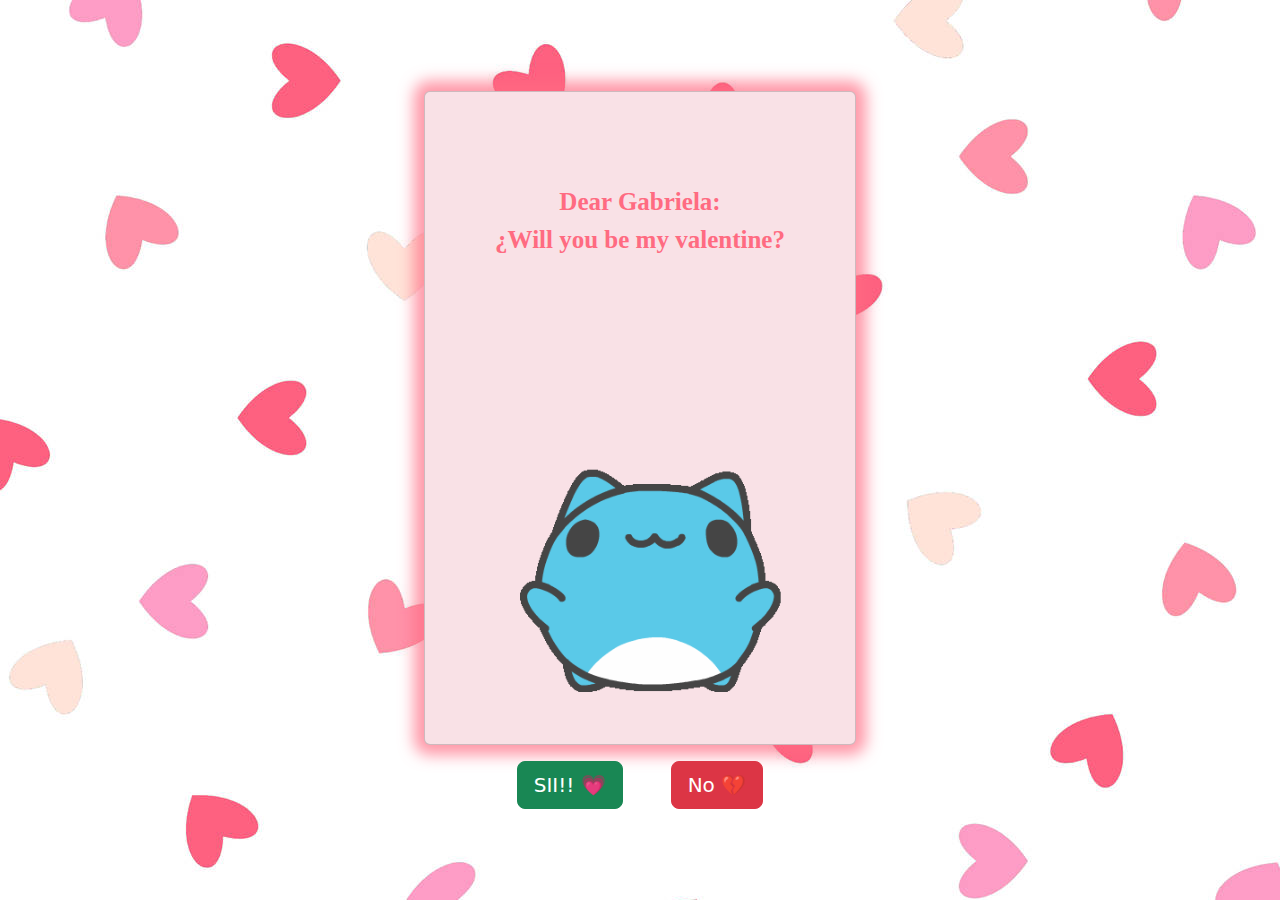
<file: index.html>
<!DOCTYPE html>
<html lang="en">
<head>
    <meta charset="UTF-8">
    <meta name="viewport" content="width=device-width, initial-scale=1.0">
    <link rel="stylesheet" href="styles.css">
    <link rel="stylesheet" href="https://cdn.jsdelivr.net/npm/bootstrap@5.3.3/dist/css/bootstrap.min.css">
    <title>Para la personita de mi corazón</title>
</head>
<body id="a">
    <!-- Contenedor de la tarjeta -->
    <div id="CardContainer" class="d-flex justify-content-center align-items-center vh-100 flex-column">
        <div id="card1" class="card">
            <div id="frase" class="card-body text-center">
                <p class="card-text">
                    <b>
                    Dear Gabriela: 
                    ¿Will you be my valentine?
                    <b>
                </p>
            </div>
            <img src="images/firstGif.gif" class="card-img-top" alt="gif">
        </div>

        <!-- Contenedor de botones -->
        <div id="buttonsContainer" class="d-flex justify-content-center gap-5 mt-3">
            <button onclick="window.location.href='yes.html';" class="btn btn-success btn-lg">SII!! 💗</button>
            <button id="noButton" class="btn btn-danger btn-lg">No 💔</button>
        </div>
    </div>

    <script src="move.js"></script>
</body>
</html>
</file>
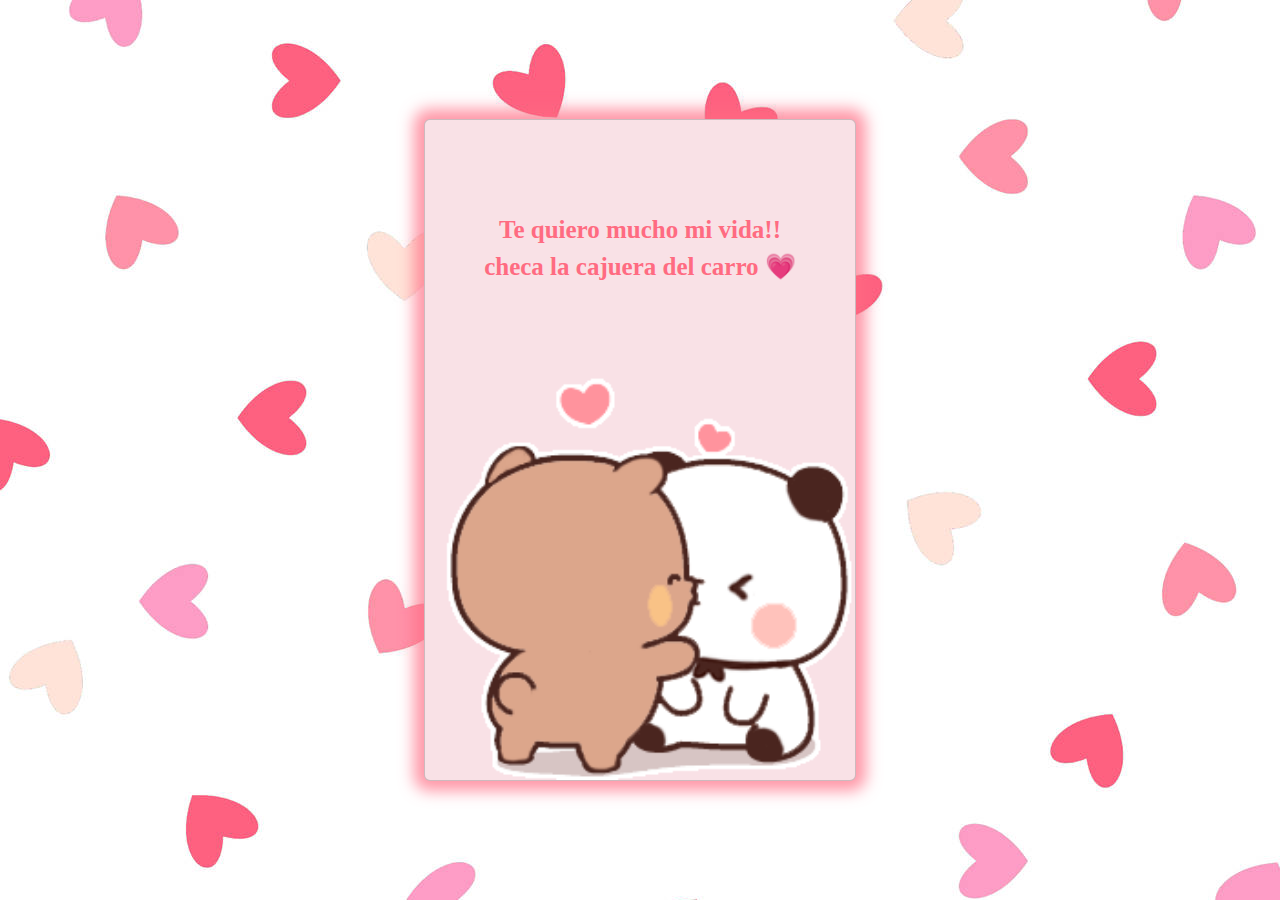
<file: yes.html>
<!DOCTYPE html>
<html lang="en">
<head>
    <meta charset="UTF-8">
    <meta name="viewport" content="width=device-width, initial-scale=1.0">
    <link rel="stylesheet" href="styles.css">
    <link rel="stylesheet" href="https://cdn.jsdelivr.net/npm/bootstrap@5.3.3/dist/css/bootstrap.min.css">
    <title>Para la personita de mi corazón</title>
</head>
<body>
    
    <!-- Contenedor de la tarjeta -->
    <div id="CardContainer" class="d-flex justify-content-center align-items-center vh-100 flex-column">
        <div id="card1" class="card">
            <div id="frase" class="card-body text-center">
                <p class="card-text">
                    <b>
                    Te quiero mucho mi vida!!
                    checa la cajuera del carro 💗
                    <b>
                </p>
            </div>
            <img src="images/bear-kiss-bear-kisses.gif" class="card-img-top" alt="gif">
        </div>
    </div>

    <script src="move.js"></script>
</body>
</html>
</file>
<file: styles.css>
body, html{
    background-image: url(images/background2.jpg);
    margin: 0;
    padding: 0;
    height: 100%;
    
}

#card1 {
    width: 27rem;
    background-color: #f9e1e6; 
    box-shadow: 0 0 15px 10px rgba(255, 107, 129, 0.7); 
}

#frase{
    text-align: center;
    font-size: 25px;
    font-family: 'Indie Flower', cursive;
    color: #ff6b81;
}

.card-text {
    white-space: pre-line;
}

#buttonsContainer {
    display: flex;
    justify-content: center;
    gap: 5rem;
    position: relative; 
}

#noButton {
    transition: left 0.1s ease, top 0.1s ease; 
}
</file>
